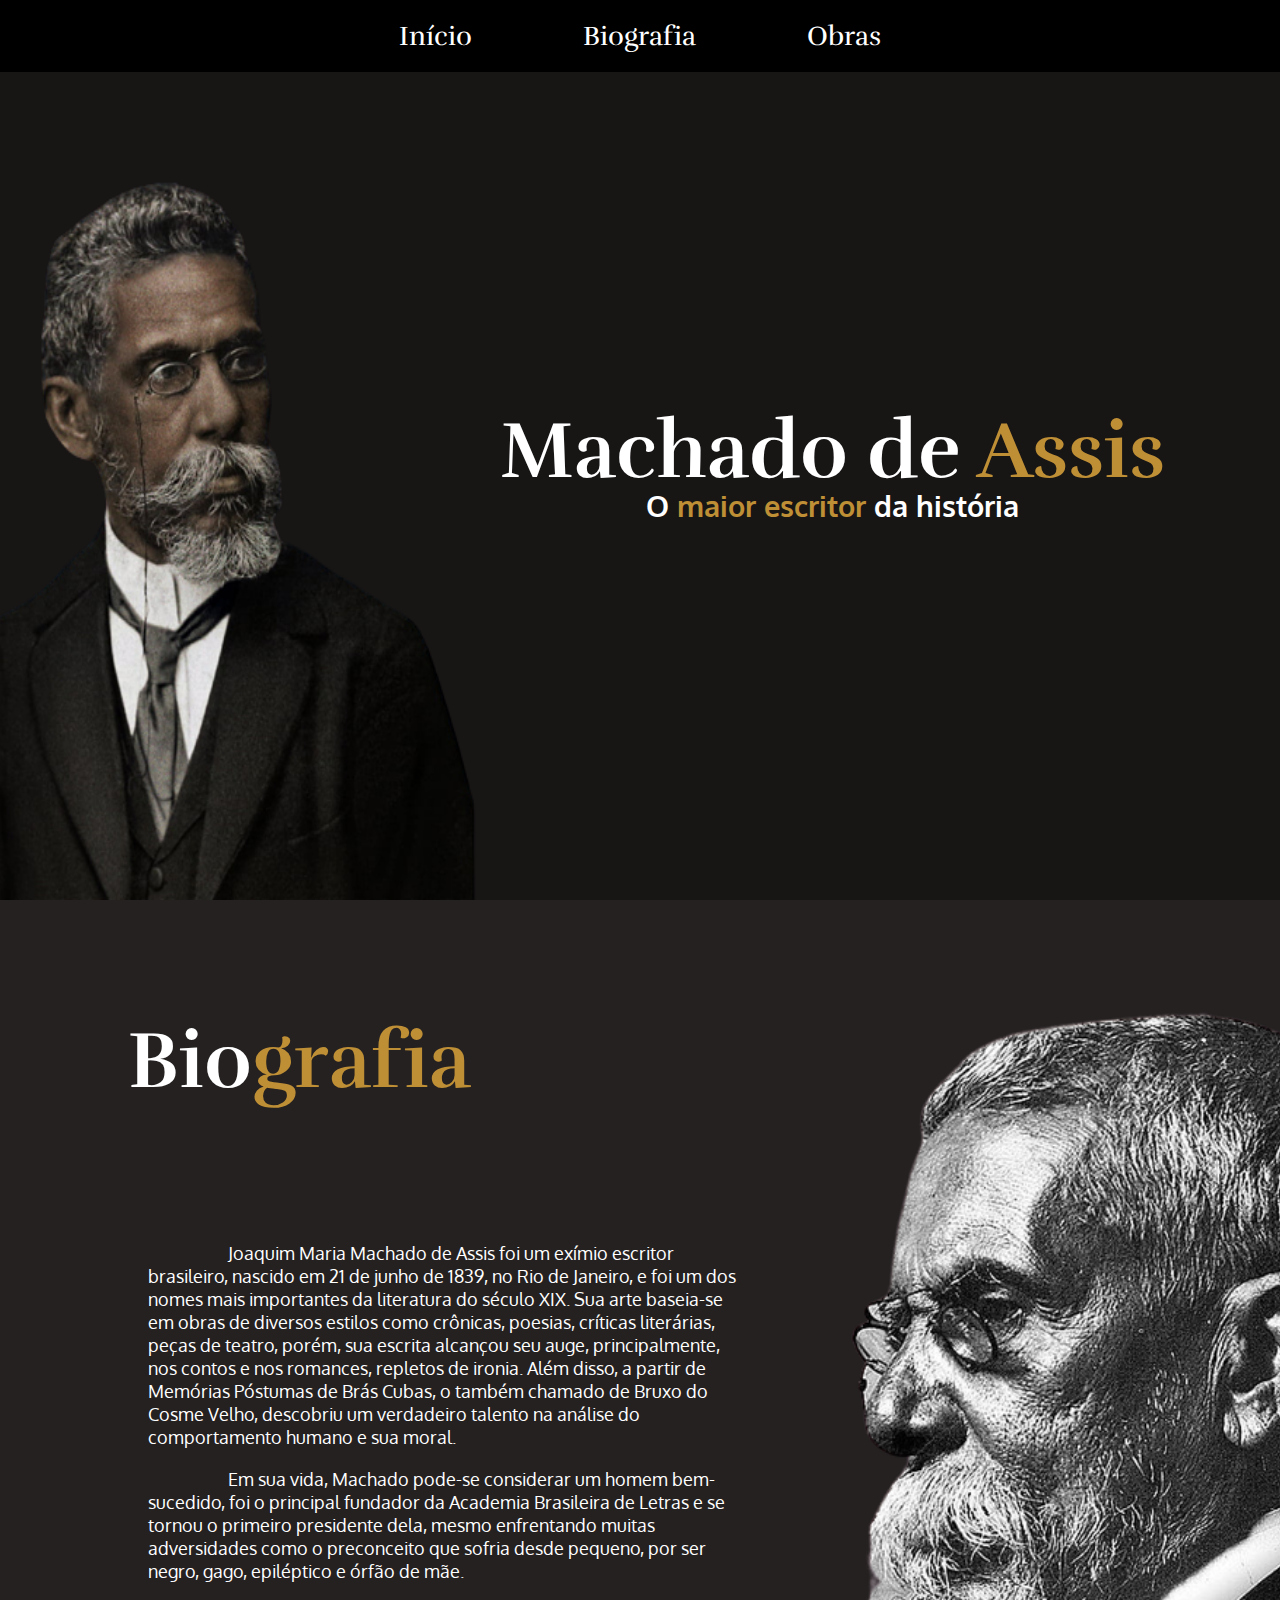
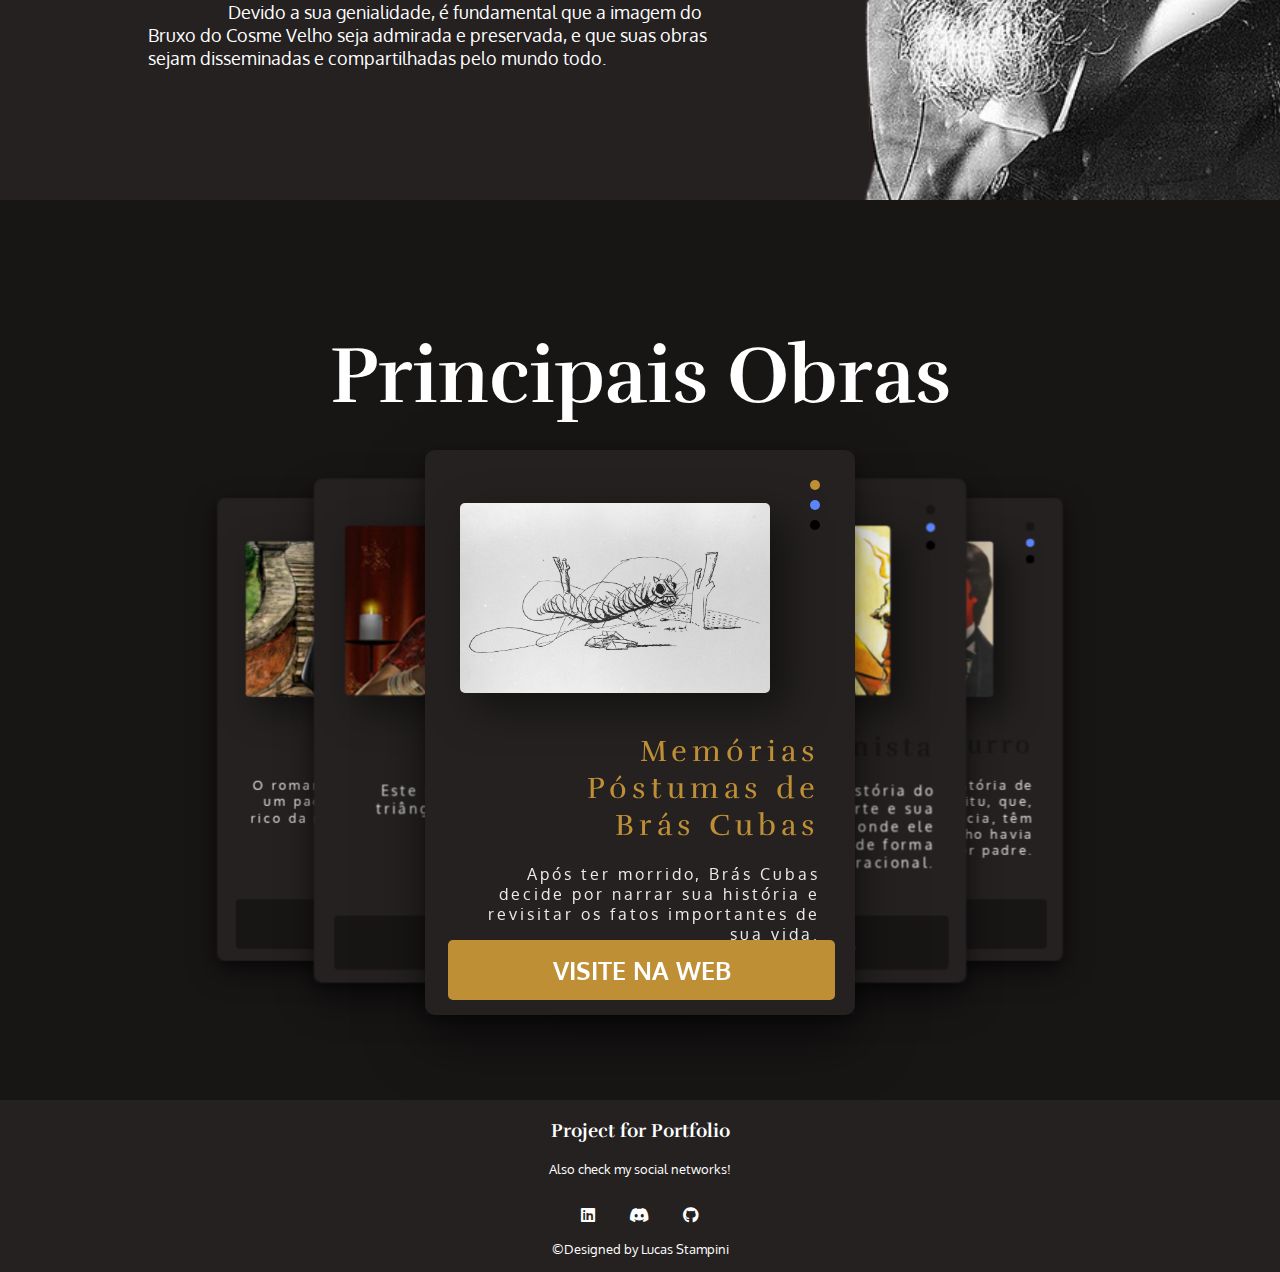
<file: index.html>
<!DOCTYPE html>
<html lang="pt-BR">
    <head>
        <meta charset="UTF-8" />
        <meta http-equiv="X-UA-Compatible" content="IE=edge" />
        <meta name="viewport" content="width=device-width, initial-scale=1.0" />
        <title>Machado de Assis</title>
        <link rel="stylesheet" href="style.css" />
        <link rel="stylesheet" href="fontawesome/css/all.min.css" />
        <link rel="icon" type="image/png" href="/images/Bandeira.png" />
    </head>

    <body>
        <header>
            <nav id="nav">
                <button class="hamburger" id="hamburger">
                    <i class="fas fa-bars"></i>
                </button>
                <ul class="nav-ul" id="nav-ul">
                    <li><a href="#home" class="navbar">Início</a></li>
                    <li><a href="#biografia" class="navbar">Biografia</a></li>
                    <li><a href="#obras" class="navbar">Obras</a></li>
                </ul>
            </nav>
        </header>


        <main id="home">
            <h1 class="h1main">Machado de <span>Assis</span></h1>
            <h2 class="h2main">O <span>maior escritor</span> da história</h2>
            <div class="machado">
                <img
                    src="images/Machado.png"
                    alt="Machado de Assis"
                    class="slide-in-left"
                />
            </div>
        </main>

        <article id="biografia">
            <h1 class="h1art">Bio<span>grafia</span></h1>
            <div class="h2art">
                <p>
                    Joaquim Maria Machado de Assis foi um exímio escritor
                    brasileiro, nascido em 21 de junho de 1839, no Rio de
                    Janeiro, e foi um dos nomes mais importantes da literatura
                    do século XIX. Sua arte baseia-se em obras de diversos
                    estilos como crônicas, poesias, críticas literárias, peças
                    de teatro, porém, sua escrita alcançou seu auge,
                    principalmente, nos contos e nos romances, repletos de
                    ironia. Além disso, a partir de Memórias Póstumas de Brás
                    Cubas, o também chamado de Bruxo do Cosme Velho, descobriu
                    um verdadeiro talento na análise do comportamento humano e
                    sua moral.
                </p>
                <p>
                    Em sua vida, Machado pode-se considerar um homem
                    bem-sucedido, foi o principal fundador da Academia
                    Brasileira de Letras e se tornou o primeiro presidente dela,
                    mesmo enfrentando muitas adversidades como o preconceito que
                    sofria desde pequeno, por ser negro, gago, epiléptico e
                    órfão de mãe.
                </p>
                <p>
                    Devido a sua genialidade, é fundamental que a imagem do
                    Bruxo do Cosme Velho seja admirada e preservada, e que suas
                    obras sejam disseminadas e compartilhadas pelo mundo todo.
                </p>
            </div>
            <img
                src="images/machadoleft.png"
                alt="Bruxo dos Cosme Velho"
                id="bruxo"
            />
        </article>

        <article id="obras">
            <h1 class="h1art">Principais Obras</h1>
            <div class="container">
                <input
                    type="radio"
                    name="slider"
                    class="d-none"
                    id="s1"
                    checked
                />
                <input type="radio" name="slider" class="d-none" id="s2" />
                <input type="radio" name="slider" class="d-none" id="s3" />
                <input type="radio" name="slider" class="d-none" id="s4" />
                <input type="radio" name="slider" class="d-none" id="s5" />

                <section class="cards">
                    <label for="s1" id="slide1">
                        <div class="card">
                            <div class="image">
                                <img
                                    src="images/memorias.png"
                                    alt="Memórias Póstumas"
                                />
                                <div class="dots">
                                    <div></div>
                                    <div></div>
                                    <div></div>
                                </div>
                            </div>
                            <div class="infos">
                                <span class="name"
                                    >Memórias Póstumas de Brás Cubas</span
                                >
                                <span class="lorem"
                                    >Após ter morrido, Brás Cubas decide por
                                    narrar sua história e revisitar os fatos
                                    importantes de sua vida.</span
                                >
                            </div>
                            <a
                                target="_blank"
                                href="https://www.google.com/search?q=mem%C3%B3rias+p%C3%B3stumas+de+br%C3%A1s+cubas&source=lmns&bih=937&biw=1920&hl=pt-BR&sa=X&ved=2ahUKEwjtw-Dtx-_7AhXPuJUCHbBrDk0Q_AUoAHoECAEQAA"
                                class="btn-contact"
                                >VISITE NA WEB</a
                            >
                        </div>
                    </label>

                    <label for="s2" id="slide2">
                        <div class="card">
                            <div class="image">
                                <img
                                    src="images/alienista.png"
                                    alt="O Alienista"
                                />
                                <div class="dots">
                                    <div class="dot1"></div>
                                    <div class="dot2"></div>
                                    <div class="dot3"></div>
                                </div>
                            </div>
                            <div class="infos">
                                <span class="name">O Alienista</span>
                                <span class="lorem"
                                    >A narrativa conta a história do doutor
                                    Simão Bacamarte e sua Casa Verde, um
                                    hospício onde ele interna pessoas que agem
                                    de forma não racional.
                                </span>
                            </div>
                            <a
                                target="_blank"
                                href="https://www.google.com/search?q=o+alienista&source=lmns&bih=937&biw=1920&hl=pt-BR&sa=X&ved=2ahUKEwimrM3nx-_7AhVwsJUCHREdBNUQ_AUoAHoECAEQAA"
                                class="btn-contact"
                                >VISITE NA WEB</a
                            >
                        </div>
                    </label>

                    <label for="s3" id="slide3">
                        <div class="card">
                            <div class="image">
                                <img
                                    src="images/domcasmurro.png"
                                    alt="Dom Casmurro"
                                />
                                <div class="dots">
                                    <div class="dot1"></div>
                                    <div class="dot2"></div>
                                    <div class="dot3"></div>
                                </div>
                            </div>
                            <div class="infos">
                                <span class="name">Dom Casmurro</span>
                                <span class="lorem"
                                    >Dom Casmurro conta a história de Bentinho e
                                    Capitu, que, apaixonados na adolescência,
                                    têm que se separar, pois Bentinho havia de
                                    ser padre.</span
                                >
                            </div>
                            <a
                                target="_blank"
                                href="https://www.google.com/search?q=dom+casmurro&oq=dom+casmurro&aqs=chrome.0.0i271j46i433i512j0i433i512j0i512l2j69i60l3.1446j0j7&sourceid=chrome&ie=UTF-8"
                                class="btn-contact"
                                >VISITE NA WEB</a
                            >
                        </div>
                    </label>

                    <label for="s4" id="slide4">
                        <div class="card">
                            <div class="image">
                                <img
                                    src="images/quincas.jpg"
                                    alt="Quincas Borba"
                                />
                                <div class="dots">
                                    <div class="dot1"></div>
                                    <div class="dot2"></div>
                                    <div class="dot3"></div>
                                </div>
                            </div>
                            <div class="infos">
                                <span class="name">Quincas Borba</span>
                                <span class="lorem"
                                    >O romance conta a vida de Rubião, um pacato
                                    professor que se torna rico da noite para o
                                    dia ao receber uma herança</span
                                >
                            </div>
                            <a
                                target="_blank"
                                href="https://www.google.com/search?q=quincas+borba&source=lmns&bih=937&biw=1920&hl=pt-BR&sa=X&ved=2ahUKEwjSz931x-_7AhVflZUCHSpiDgEQ_AUoAHoECAEQAA"
                                class="btn-contact"
                                >VISITE NA WEB</a
                            >
                        </div>
                    </label>

                    <label for="s5" id="slide5">
                        <div class="card">
                            <div class="image">
                                <img
                                    src="images/cartomante.jpg"
                                    alt="A Cartomante"
                                />
                                <div class="dots">
                                    <div class="dot1"></div>
                                    <div class="dot2"></div>
                                    <div class="dot3"></div>
                                </div>
                            </div>
                            <div class="infos">
                                <span class="name">A Cartomante</span>
                                <span class="lorem"
                                    >Este conto retrata a história do triângulo
                                    amoroso composto por Vilela, Rita e
                                    Camilo.</span
                                >
                            </div>
                            <a
                                target="_blank"
                                href="https://www.google.com/search?q=a+cartomante&source=lmns&bih=937&biw=1920&hl=pt-BR&sa=X&ved=2ahUKEwjI04WMyO_7AhVbt5UCHTcYBlYQ_AUoAHoECAEQAA"
                                class="btn-contact"
                                >VISITE NA WEB</a
                            >
                        </div>
                    </label>
                </section>
            </div>
        </article>

        <footer>
            <h3>Project for Portfolio</h3>
            <small>Also check my social networks!</small>
            <ul>
                <li>
                    <a
                        target="_blank"
                        href="https://www.linkedin.com/in/lucas-stampini-yokoyama/"
                        ><i class="fa-brands fa-linkedin"></i
                    ></a>
                </li>
                <li>
                    <a href="#"><i class="fa-brands fa-discord"></i></a>
                </li>
                <li>
                    <a target="_blank" href="https://github.com/lucasstampini"
                        ><i class="fa-brands fa-github"></i
                    ></a>
                </li>
            </ul>
            <small> &copy;Designed by Lucas Stampini</small>
        </footer>

        <script src="script.js"></script>
    </body>
</html>
</file>
<file: style.css>
@import url('https://fonts.googleapis.com/css2?family=Oxygen:wght@300&family=Rufina:wght@700&display=swap');
/* font-family: 'Oxygen', sans-serif;
font-family: 'Rufina', serif; */

@-webkit-keyframes slide-in-left {
    0% {
      -webkit-transform: translateX(-1000px);
              transform: translateX(-1000px);
      opacity: 0;
    }
    100% {
      -webkit-transform: translateX(0);
              transform: translateX(0);
      opacity: 1;
    }
  }
  @keyframes slide-in-left {
    0% {
      -webkit-transform: translateX(-1000px);
              transform: translateX(-1000px);
      opacity: 0;
    }
    100% {
      -webkit-transform: translateX(0);
              transform: translateX(0);
      opacity: 1;
    }
  }

  @-webkit-keyframes slide-in-top {
    0% {
      -webkit-transform: translateY(-1000px);
              transform: translateY(-1000px);
      opacity: 0;
    }
    100% {
      -webkit-transform: translateY(0);
              transform: translateY(0);
      opacity: 1;
    }
  }
  @keyframes slide-in-top {
    0% {
      -webkit-transform: translateY(-1000px);
              transform: translateY(-1000px);
      opacity: 0;
    }
    100% {
      -webkit-transform: translateY(0);
              transform: translateY(0);
      opacity: 1;
    }
  }
  
  .slide-in-left {
	-webkit-animation: slide-in-left 1s cubic-bezier(0.250, 0.460, 0.450, 0.940) both;
	        animation: slide-in-left 1s cubic-bezier(0.250, 0.460, 0.450, 0.940) both;
}

.slide-in-top {
	-webkit-animation: slide-in-top 0.5s cubic-bezier(0.250, 0.460, 0.450, 0.940) both;
	        animation: slide-in-top 0.5s cubic-bezier(0.250, 0.460, 0.450, 0.940) both;
}


::-webkit-scrollbar-track {
    box-shadow: inset 0 0 6px rgba(0, 0, 0, 0.3);
    background-color: transparent;
}

::-webkit-scrollbar {
    width: 7px;
    background-color: transparent;
}

::-webkit-scrollbar-thumb {
    background-color: #353131;
	border-radius: 10px;
}

html {
    scroll-behavior: smooth;
}

body{
    background-color: rgb(24, 21, 21);
    margin: 0;
}

nav {
    display: flex;
    flex-direction: column;
    background-color: #000;
}

ul {
    list-style: none;
}

.nav-ul {
    display: none;
}

.nav-ul.show {
    display: flex;
    flex-direction: column;
    align-items: center;
    gap: 15px;
    padding: 0;
}

.navbar {
    text-decoration: none;
    color: white;
    width: 100%;
    font-family:'Oxygen', sans-serif;
}

.hamburger {
    background-color: transparent;
    border: 0;
    margin: 10px 5px;
    color: white;
    cursor: pointer;
    font-size: 20px;
}

.hamburger:focus {
    outline: none;
}

main {
    display: flex;
    flex-direction: column;
    align-items: center;
}

.h1main {
    color: white;
    font-family: 'Rufina', serif;
    font-size: 140%;
    margin-top: 40%;
    margin-bottom: 5px;
    -webkit-animation: slide-in-top 1s cubic-bezier(0.250, 0.460, 0.450, 0.940) both;
    animation: slide-in-top 1s cubic-bezier(0.250, 0.460, 0.450, 0.940) both;
    z-index: -1;
}

.h2main {
    color: white;
    font-family:'Oxygen', sans-serif;
    font-size: 80%;
    margin: 0;
    -webkit-animation: slide-in-top 1s cubic-bezier(0.250, 0.460, 0.450, 0.940) both;
    animation: slide-in-top 1s cubic-bezier(0.250, 0.460, 0.450, 0.940) both;
    z-index: -1;
}

span {
    color: #BF8F36;
}

.machado {
    height: 80vh;
}

.machado > img {
    width: 100%;
    height: 100%;
}

article {
    background-color: rgb(37, 33, 33);
    display: flex;
    flex-direction: column;
    align-items: center;
}

.h1art {
    margin-top: 0;
    color: white;
    font-family: 'Rufina', serif;
    padding-top: 50px;
    font-size: 140%;
    margin-bottom: 5px;
}

.h2art {
    color: white;
    font-family:'Oxygen', sans-serif;
    margin: 15px;
    padding: 5px;
    font-size: 80%;
    text-indent: 2rem;
}

#bruxo {
    display: none;
}

#obras {
    background-color: rgb(24, 21, 21);
}

.d-none {
    display: none;
}

.card {
    background-color: rgb(37, 33, 33);
    margin: 20px;
    padding: 15px;
    display: flex;
    flex-direction: column;
    gap: 10px;
    box-shadow: rgba(0, 0, 0, 0.35) 0px 5px 15px;
    border-radius: 5px;
}

.card .infos {
    display: flex;
    flex-direction: column;
}

.name {
    font-family: 'Rufina', serif;
    font-size: 170%;
}

.lorem {
    margin-top: 15px;
    color: white;
    font-family:'Oxygen', sans-serif;
    font-size: 120%;
}

.image > img {
    width: 100%;
    height: 100%;
    border-radius: 5px;
    box-shadow: 15px 15px 40px rgba(0, 0, 0, 50%);
}

.card .btn-contact {
    text-decoration: none;
    background-color: #BF8F36;
    color: white;
    padding: 5px;
    margin: 5px;
    text-align: center;
    font-family:'Oxygen', sans-serif;
}

footer {
        display: flex;
        flex-direction: column;
        justify-content: space-evenly;
        align-items: center;
        background-color: rgb(37, 33, 33);
    }
    
    footer h3 {
        color: white;
        font-family: 'Rufina', serif;
    }
    
    footer small {
        color: white;
        font-family: 'Oxygen', sans-serif;
        margin-bottom: 15px;
    }
    
    ul {
        padding: 0;
        margin: 0;
    }
    
    li {
        display: inline-block;
        margin: 15px;
    }
    
    li a i{
        text-decoration: none;
        color: white;
    }

@media screen and (min-width: 900px) {
    body{
        background-color: rgb(24, 21, 21);
        margin: 0;
        
    }
    
    nav {
        background-color: black;
        width: 100%;
        height: 8%;
        display: flex;
        flex-wrap: none;
        flex-direction: row;
        justify-content: center;
        align-items: center;
        position: fixed;
        top: 0px;
        left: 0px;
        z-index: 1;
        -webkit-animation: slide-in-top 0.5s cubic-bezier(0.250, 0.460, 0.450, 0.940) both;
        animation: slide-in-top 0.5s cubic-bezier(0.250, 0.460, 0.450, 0.940) both;
    }

    ul {
        list-style: none;
     }
    
    .nav-ul {  
        display: inline-block;
    }

    .nav-ul.show {
        display: inline-block;
        
    }

    .navbar {
        font-family: 'Rufina', serif;
        font-size: 170%;
        color: white;
        transition: 0.5s;
        margin: 1em;
        text-decoration: none;
        margin: 3vw;
    }
    
    .navbar:hover {
        font-size: 220%;
        color: #BF8F36;
    }
    
    .hamburger {
        display: none;
    }

    main {
        display: grid;
        grid-template-columns: 10vw 10vw 10vw 10vw 10vw 10vw 10vw 10vw 10vw 10vw;
        grid-template-rows: 10vh 10vh 10vh 10vh 10vh 10vh 10vh 10vh 10vh 10vh;
        overflow: hidden;
    }
    
    .machado {
        grid-area: 2 / 1 / -1 / 4;
        grid: relative;
        height: 110vh;
    }
    
    .machado > img {
        position: absolute;
        height: 100%;
        width: 50%;
        left: -120px;
    }
    
    
    .h1main {
        grid-area: 5 / 4 / 7 / -1;
        font-size: 600%;
        font-family: 'Rufina', serif;
        text-align: center;
        margin: 0;
        color: white;
        -webkit-animation: slide-in-top 1s cubic-bezier(0.250, 0.460, 0.450, 0.940) both;
        animation: slide-in-top 1s cubic-bezier(0.250, 0.460, 0.450, 0.940) both;
        z-index: none;
        
    }
    
    .h2main {
        grid-area: 6 / 5 / 7 / 10;
        text-align: center;
        font-size: 250%;
        font-family: 'Oxygen', sans-serif;
        margin: 30px 0 0 0;
        color: white;
        -webkit-animation: slide-in-top 1s cubic-bezier(0.250, 0.460, 0.450, 0.940) both;
        animation: slide-in-top 1s cubic-bezier(0.250, 0.460, 0.450, 0.940) both;
        z-index: none;
    }
    
    span {
        color: #BF8F36;
    }
    
    article {
        background-color: rgb(37, 33, 33);
        display: grid;
        grid-template-columns: 10vw 10vw 10vw 10vw 10vw 10vw 10vw 10vw 10vw 10vw;
        grid-template-rows: 10vh 10vh 10vh 10vh 10vh 10vh 10vh 10vh 10vh 10vh;
        overflow: hidden;
    }
    
    .h1art {
        grid-area: 2 / 2 / 3 / 5;
        font-size: 500%;
        color: white;
        font-family: 'Rufina', serif;
        margin: 0;
    }
    
    .h2art {
        color: white;
        grid-area: 3 / 2 / -1 / 7;
        margin-top: 5vh;
        font-family: 'Oxygen', sans-serif;
        text-indent: 5rem;
        font-size: 150%;
    }
    
    #bruxo {
        grid-area: 2 / 7 / -1 / -1;
        height: 100%;
        display:block ;
    }
    
    #obras {
        display: flex;
        align-items: center;
        justify-content: center;
        background-color: rgb(24, 21, 21);
        overflow-x: hidden;
        height: 100vh;
        font-family: 'Urbanist', sans-serif;
        overflow: hidden;
        flex-direction: column;
    }
    
    .container {
        width: 100%;
        height: 100%;
        max-width: 600px;
        max-height: 600px;
        display: flex;
        transform-style: preserve-3d;
        justify-content: center;
        align-items: center;
        flex-direction: column;
    }
    
    a{
    
        text-decoration: none;
    }
    
    input {
    
        display: none;
    }
    
    .cards {
    
        position: relative;
        height: 530px;
        width: 430px;
        margin-bottom: 20px;
        perspective: 1000px;
        transform-style: preserve-3d;
    }
    
    .cards label {
    
        position: absolute;
        width: 430px;
        left: 0;
        right: 0;
        margin: auto;
        cursor: pointer;
        transition: transform 0.55s ease;
    }
    
    .cards .card{
    
        position: relative;
        height: 550px;
        background-color: rgb(37, 33, 33);
        border-radius: 10px;
        padding: 30px 35px;
        margin: 0;
    }

    .card .image{
    
        display: flex;
        justify-content: space-between;
    }
    
    .card .image img{
    
        border-radius: 5px;
        box-shadow: 15px 15px 40px rgba(0, 0, 0, 50%);
        margin-top: 23px;
        width: 86%;
        height: 190px;
        object-fit: cover;
        transition: all 1s;
    }
    
    .cards .image img:hover {
        transform: scale(1.05);
    }
    
    .card .image .dots{
    
        text-align: center;
    }
    
    .dots div{
    
        width: 10px;
        height: 10px;
        border-radius: 50%;
        margin-bottom: 10px;
    }
    
    .dots div:nth-child(1){
    
        background-color: var(--current-color1);
    }
    
    .dots div:nth-child(2){
    
        background-color: #5B85F9;
    }
    
    .dots div:nth-child(3){
    
        background-color: #000;
    }
    
    .card .infos{
    
        display: block;
        text-align: end;
        padding-top: 30px;
    }
    
    .infos span{
    
        display: block;
    }
    
    .infos .name{
    
        font-size: 30px;
        color: var(--current-color1);
        letter-spacing: 5px;
        margin-bottom: 20px;
        padding-left: 20%;
        transition: all .6s ease;
        font-family: 'Rufina', serif;
    }
    
    .infos .lorem{
    
        font-family: 'Oxygen', sans-serif;
        font-size: 15.5px;
        color: #ECEAED;
        letter-spacing: 3px;
    }
    
    .card .btn-contact{
    
        width: 90%;
        height: 60px;
        border-radius: 5px;
        background-color: var(--current-color1);
        display: flex;
        align-items: center;
        justify-content: center;
        color: #fff;
        font-size: 25px;
        font-weight: bold;
        transition: all .7s ease;
        font-family: 'Oxygen', sans-serif;
        position: absolute;
        top: 500px;
        left: 23px;
        padding: 0;
        margin: 0;
    }
    
    .card .btn-contact:hover {
        transform: scale(1.05);
    }
    
    #s1:checked~.cards #slide4,
    #s2:checked~.cards #slide5,
    #s3:checked~.cards #slide1,
    #s4:checked~.cards #slide2,
    #s5:checked~.cards #slide3 {
        box-shadow: 0 15px 35px 0 rgba(0, 0, 0, 45%);
        transform: translate3d(-70%, 0, -220px);
        --current-color1: rgb(24, 21, 21);
        --current-color2: #404457;
    }
    
    #s1:checked~.cards #slide5,
    #s2:checked~.cards #slide1,
    #s3:checked~.cards #slide2,
    #s4:checked~.cards #slide3,
    #s5:checked~.cards #slide4 {
        box-shadow: 0 20px 40px 0 rgba(0, 0, 0, 45%);
        transform: translate3d(-35%, 0, -120px);
        --current-color1: rgb(24, 21, 21);
        --current-color2: #404457;
    }
    
    #s1:checked~.cards #slide1,
    #s2:checked~.cards #slide2,
    #s3:checked~.cards #slide3,
    #s4:checked~.cards #slide4,
    #s5:checked~.cards #slide5 {
        box-shadow: 0 25px 50px 0 rgba(0, 0, 0, 50%);
        transform: translate3d(0, 0, 0);
        --current-color1: #BF8F36;
        --current-color2: #ECEAED;
    }
    
    #s1:checked~.cards #slide2,
    #s2:checked~.cards #slide3,
    #s3:checked~.cards #slide4,
    #s4:checked~.cards #slide5,
    #s5:checked~.cards #slide1 {
        box-shadow: 0 20px 40px 0 rgba(0, 0, 0, 45%);
        transform: translate3d(35%, 0, -120px);
        --current-color1: rgb(24, 21, 21);
        --current-color2: #404457;
    }
    
    #s1:checked~.cards #slide3,
    #s2:checked~.cards #slide4,
    #s3:checked~.cards #slide5,
    #s4:checked~.cards #slide1,
    #s5:checked~.cards #slide2 {
        box-shadow: 0 15px 35px 0 rgba(0, 0, 0, 45%);
        transform: translate3d(70%, 0, -220px);
        --current-color1: rgb(24, 21, 21);
        --current-color2: #404457;
    }
    
    footer {
        display: flex;
        flex-direction: column;
        justify-content: space-evenly;
        align-items: center;
        background-color: rgb(37, 33, 33);
    }
    
    footer h3 {
        color: white;
        font-family: 'Rufina', serif;
    }
    
    footer small {
        color: white;
        font-family: 'Oxygen', sans-serif;
        margin-bottom: 15px;
    }
    
    ul {
        padding: 0;
        margin: 0;
    }
    
    li {
        display: inline-block;
        margin: 15px;
    }
    
    li a i{
        text-decoration: none;
        color: white;
    }
}

@media screen and (min-width: 900px) and (max-width: 1439px) {

    .h1main {
        grid-area: 5 / 4 / 7 / -1;
        font-size: 500%;
    }
    
    .h2main {
        grid-area: 6 / 5 / 7 / 10;
        text-align: center;
        font-size: 180%;
        font-family: 'Oxygen', sans-serif;
        margin: 20px 0 0 0;
        color: white;
        -webkit-animation: slide-in-top 1s cubic-bezier(0.250, 0.460, 0.450, 0.940) both;
        animation: slide-in-top 1s cubic-bezier(0.250, 0.460, 0.450, 0.940) both;
    }

    .h1art {
        grid-area: 2 / 2 / 3 / 5;
        font-size: 500%;
    }
    
    .h2art {
        grid-area: 3 / 2 / -1 / 7;
        font-size: 115%;
    }
    
    .cards .card{

        position: relative;
        height: 505px;
        background-color: rgb(37, 33, 33);
        border-radius: 10px;
        padding: 30px 35px;
    }

    .card .btn-contact{
        top: 485px;
        left: 23px;
        margin-top: 5px;
    }
}

@media screen and (min-height:600px) and (max-height:720px) and (orientation: landscape){
    
    .h1main {
        font-size: 450%;
    }

    .h1art {
        grid-area: 2 / 2 / 3 / 5;
        font-size: 400%;
    }
    
    .h2art {
        grid-area: 3 / 2 / -1 / 7;
        font-size: 100%;
    }  

    #obras {
        height: 125vh;
    }

}

@media screen and (min-height:600px) and (max-height:900px) and (orientation:portrait) {
    .h1main {
        font-size: 240%;
    }

    .h2main {
        font-size: 120%;
    }

    .h1art {
        font-size: 240%;
    }

    .h2art {
        font-size: 120%;
    }
}

@media screen and (min-height:901px) and (orientation:portrait) {
    .navbar {
        font-size: 200%;
    }
    
    .hamburger {
        font-size: 40px;
    }
    
    .h1main {
        font-size: 400%;
    }

    .h2main {
        font-size: 210%;
    }

    .h1art {
        font-size: 400%;
    }

    .h2art {
        font-size: 210%;
    }

    .name {
        font-size: 210%;
    }

    .lorem {
        font-size: 170%;
    }
    
    .btn-contact {
        font-size: 200%;
    }
}

@media screen and (min-width:2000px) {
    .navbar {
        font-size: 200%;
    }
    
    .h2art {
        font-size: 210%;
    }
}
</file>
